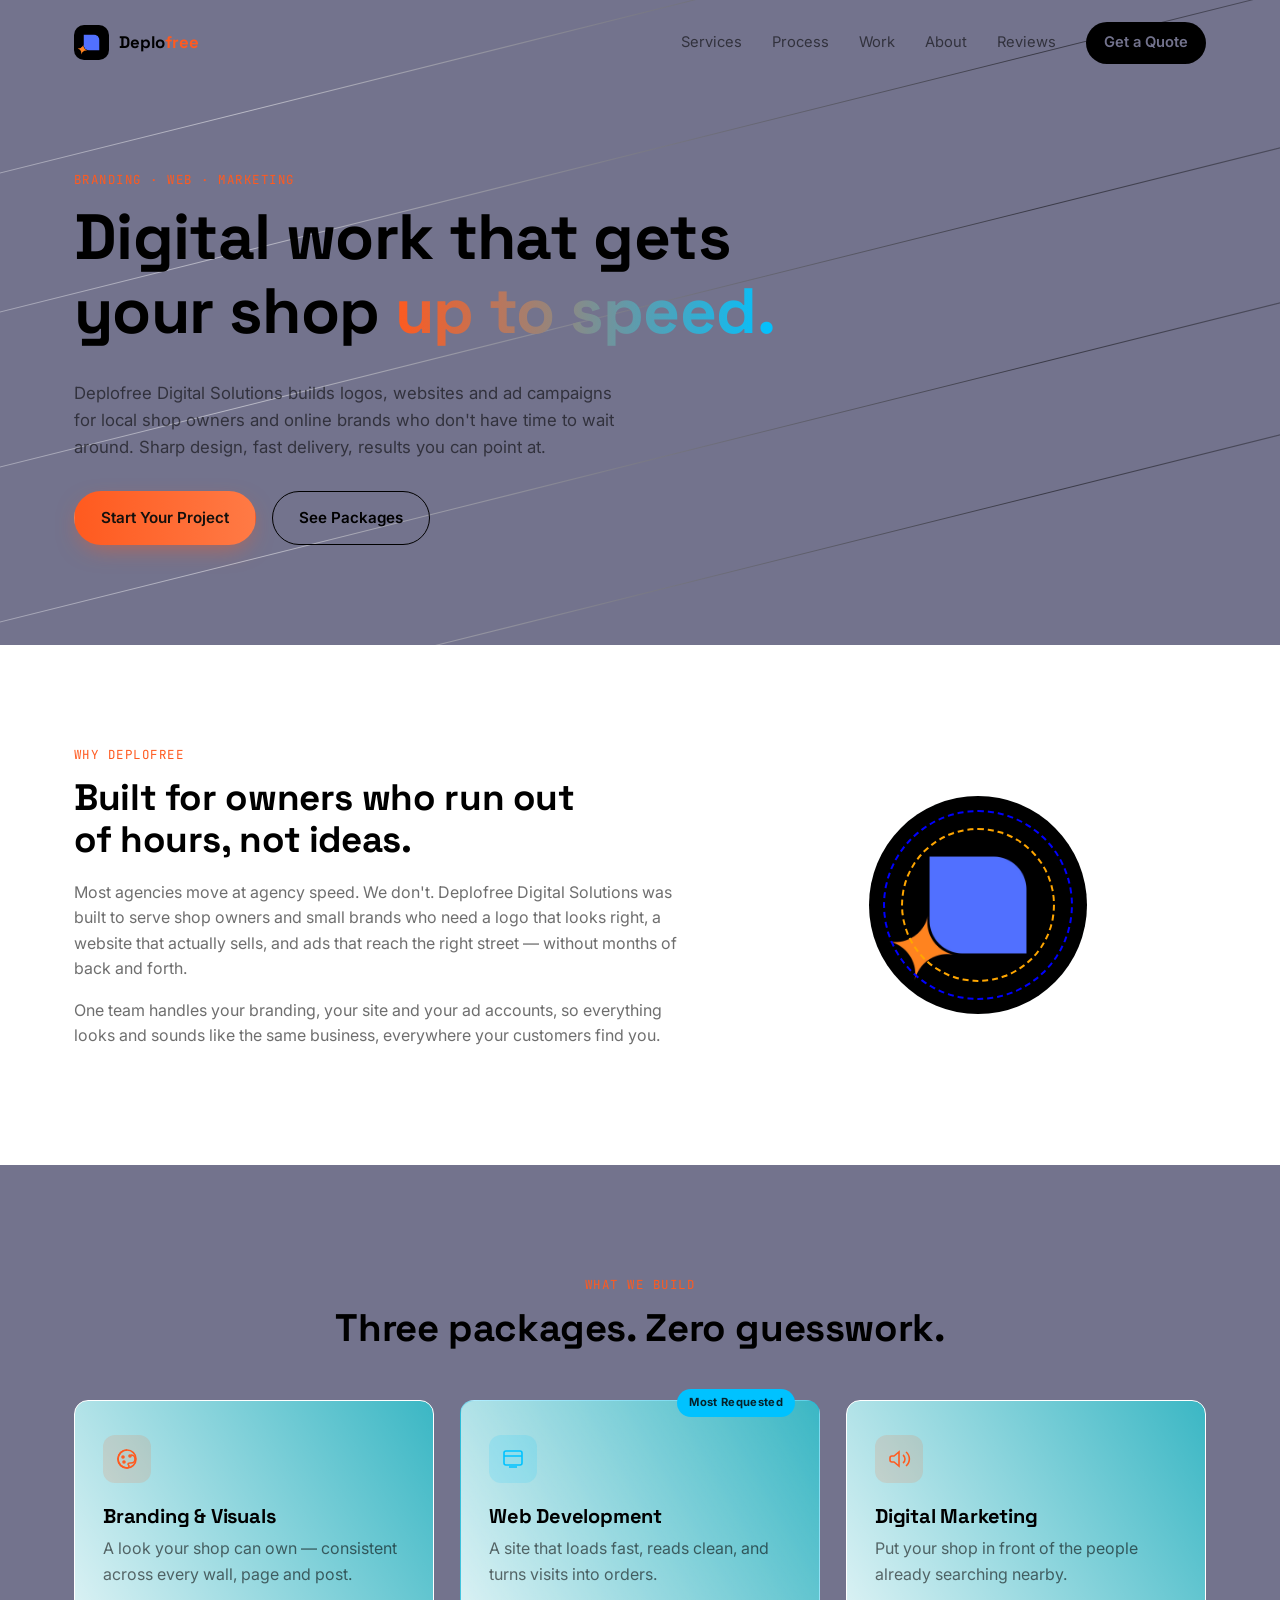
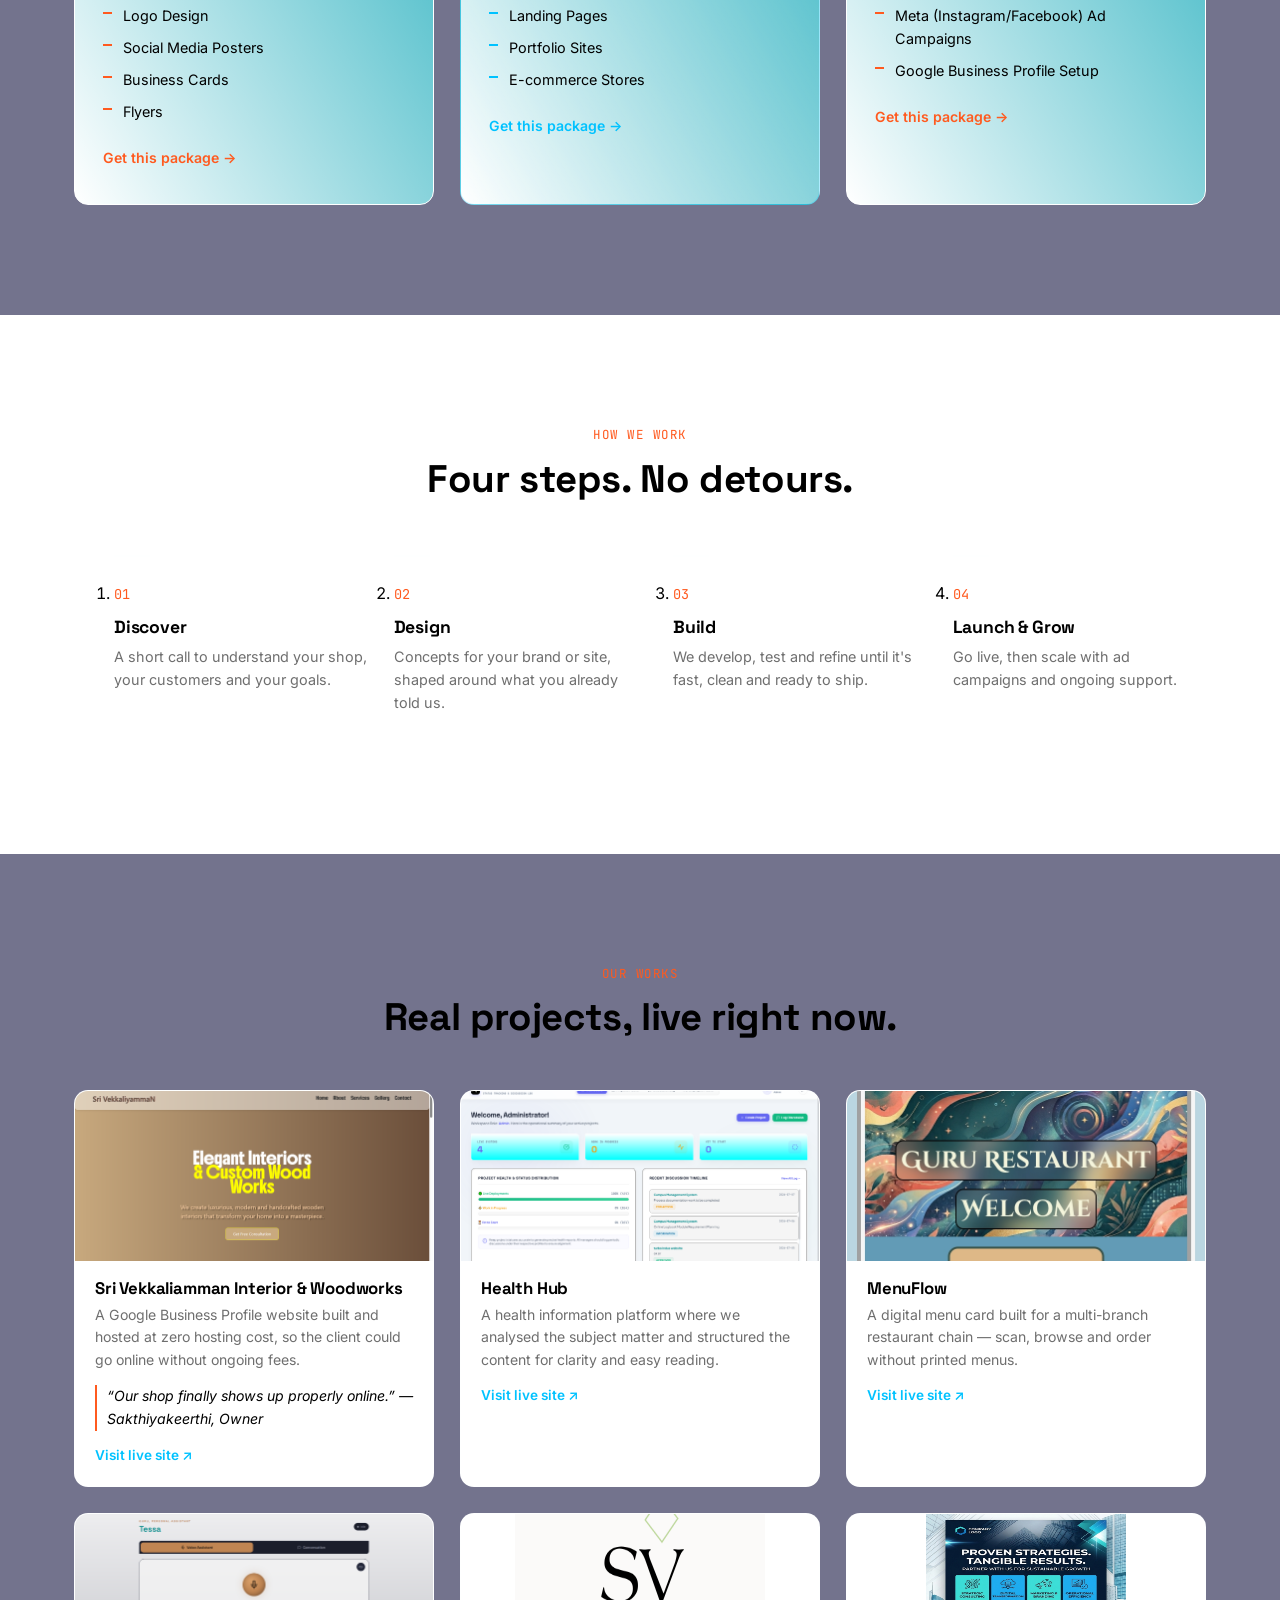
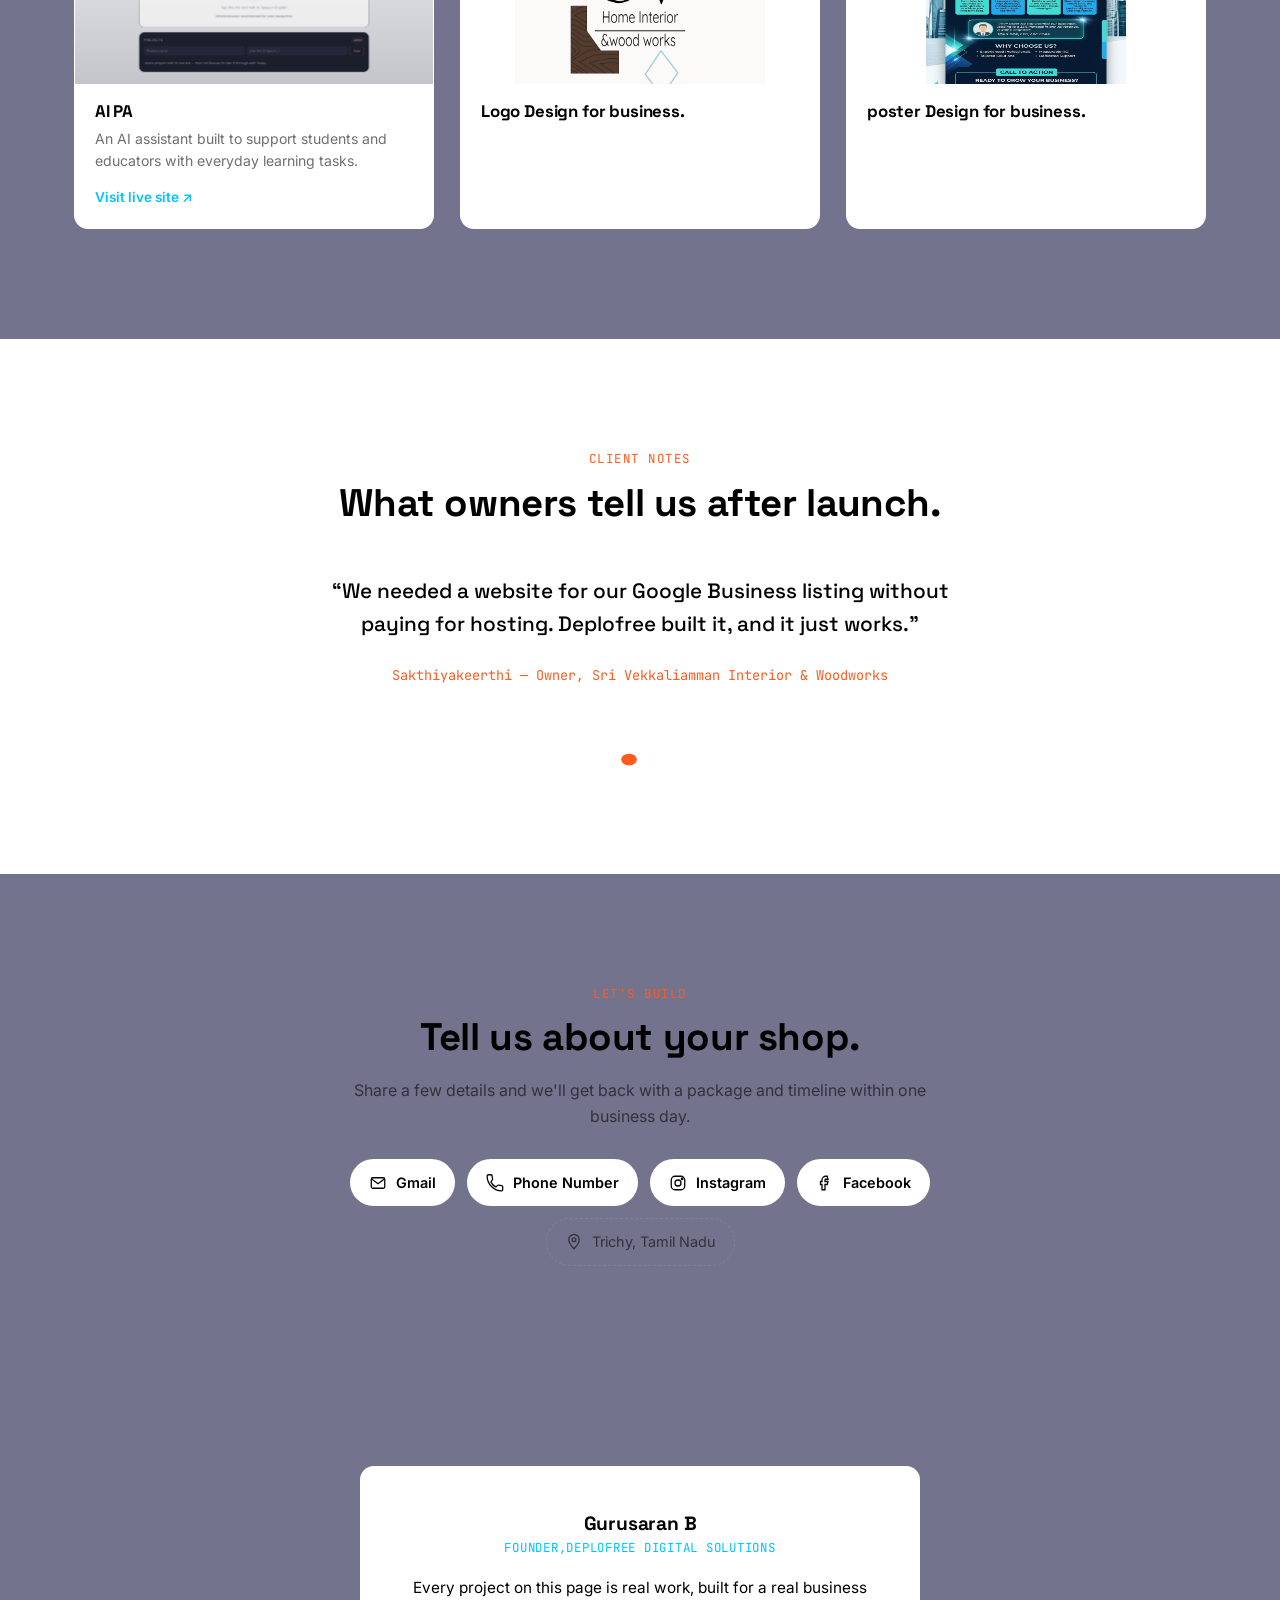
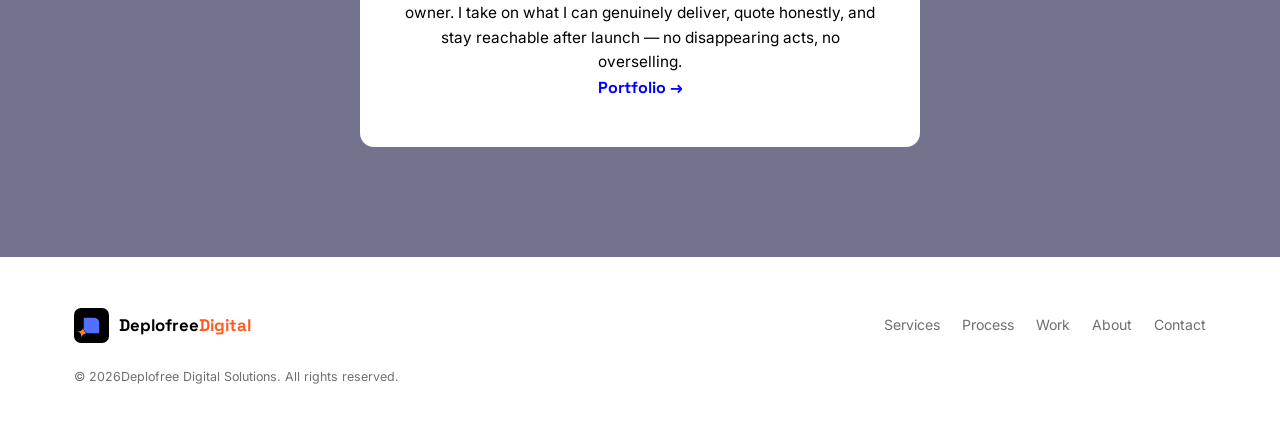
<file: index.html>
<!DOCTYPE html>
<html lang="en">
<head>
  <meta charset="UTF-8">
  <meta name="viewport" content="width=device-width, initial-scale=1.0">
  <title>Deplofree Digital Solutions | Branding, Web Development &amp; Digital Marketing</title>
  <meta name="description" content="Deplofree Digital Solutions helps local shops and online brands launch fast with logo &amp; branding design, landing pages &amp; e-commerce websites, and Meta &amp; Google Business marketing campaigns.">
  <meta name="keywords" content="Deplofree Digital Solutions, branding agency, logo design, web development, e-commerce website, Meta ads, Google Business Profile, digital marketing for shops">
  <meta name="author" content="Deplofree Digital Solutions">
  <meta name="robots" content="index, follow">
  <link rel="canonical" href="https://deplofree-three.vercel.app/">

  <!-- Google Search Console Verification -->
  <!-- ⚠️ Paste your verification code here, e.g.: -->
  <!-- <meta name="google-site-verification" content="YOUR_CODE_HERE" /> -->

  <!-- Open Graph -->
  <meta property="og:type" content="website">
  <meta property="og:site_name" content="Deplofree Digital Solutions">
  <meta property="og:title" content="Deplofree Digital Solutions | Branding, Web Development &amp; Digital Marketing">
  <meta property="og:description" content="Logo &amp; branding, websites, and Meta/Google ad campaigns built for local shops and online brands that want to move fast.">
  <meta property="og:url" content="https://deplofree-three.vercel.app/">
  <meta property="og:image" content="https://deplofree-three.vercel.app/deplofree%20logo.jpg">
  <meta property="og:locale" content="en_IN">

  <!-- Twitter -->
  <meta name="twitter:card" content="summary_large_image">
  <meta name="twitter:title" content="Deplofree Digital Solutions | Branding, Web Development &amp; Digital Marketing">
  <meta name="twitter:description" content="Logo &amp; branding, websites, and Meta/Google ad campaigns built for local shops and online brands that want to move fast.">
  <meta name="twitter:image" content="https://deplofree-three.vercel.app/deplofree%20logo.jpg">

  <meta name="theme-color" content="#0B0E14">
  <link rel="icon" type="image/svg+xml" href="favicon.svg">
  <link rel="manifest" href="site.webmanifest">

  <link rel="preconnect" href="https://fonts.googleapis.com">
  <link rel="preconnect" href="https://fonts.gstatic.com" crossorigin>
  <link href="https://fonts.googleapis.com/css2?family=Space+Grotesk:wght@500;600;700&family=Inter:wght@400;500;600&family=JetBrains+Mono:wght@500&display=swap" rel="stylesheet">

  <link rel="stylesheet" href="port.css">

  <script type="application/ld+json">
  {
    "@context": "https://schema.org",
    "@type": "ProfessionalService",
    "name": "Deplofree Digital Solutions",
    "description": "Branding, web development and digital marketing agency for local shops and online businesses.",
    "url": "https://deplofree-three.vercel.app/",
    "telephone": "+91-85086-69279",
    "priceRange": "₹₹",
    "areaServed": "IN",
    "address": {
      "@type": "PostalAddress",
      "addressLocality": "Trichy",
      "addressRegion": "Tamil Nadu",
      "addressCountry": "IN"
    },
    "sameAs": [
      "https://www.instagram.com/deplofree",
      "https://www.facebook.com/deplofree"
    ],
    "makesOffer": [
      { "@type": "Offer", "itemOffered": { "@type": "Service", "name": "Branding & Visuals" } },
      { "@type": "Offer", "itemOffered": { "@type": "Service", "name": "Web Development" } },
      { "@type": "Offer", "itemOffered": { "@type": "Service", "name": "Digital Marketing" } }
    ]
  }
  </script>
</head>
<body>
  <a class="skip-link" href="#main">Skip to content</a>

  <!-- Boost meter: doubles as scroll-progress gauge + back-to-top -->
  <button class="boost-meter" id="boostMeter" aria-label="Scroll to top">
    <svg viewBox="0 0 120 120" aria-hidden="true">
      <circle class="boost-meter__track" cx="60" cy="60" r="52"></circle>
      <circle class="boost-meter__fill" id="boostFill" cx="60" cy="60" r="52"></circle>
    </svg>
    <span class="boost-meter__label">
      <span id="boostPercent">0</span><span class="boost-meter__unit">%</span>
    </span>
  </button>

  <header class="site-header" id="siteHeader">
    <div class="container header-inner">
      <a href="#home" class="logo">
        <span class="logo__mark" aria-hidden="true">
          <img src="deplofree logo.jpg" alt="logo" style="border-radius: 10px;">
        </span>
        <span class="logo__text">Deplo<span class="logo__accent">free</span></span>
      </a>

      <nav class="nav" id="siteNav">
        <a href="#services">Services</a>
        <a href="#process">Process</a>
        <a href="#work">Work</a>
        <a href="#about">About</a>
        <a href="#testimonials">Reviews</a>
        <a href="#contact" class="nav-cta">Get a Quote</a>
      </nav>

      <button class="nav-toggle" id="navToggle" aria-label="Open menu" aria-expanded="false">
        <span></span><span></span><span></span>
      </button>
    </div>
  </header>

  <main id="main">

    <!-- HERO -->
    <section class="hero" id="home">
      <div class="hero__lines" aria-hidden="true">
        <span></span><span></span><span></span><span></span><span></span>
      </div>
      <div class="container hero__inner">
        <p class="eyebrow reveal">Branding &middot; Web &middot; Marketing</p>
        <h1 class="hero__title reveal">
          Digital work that gets your shop <span class="text-gradient">up to speed.</span>
        </h1>
        <p class="hero__subtitle reveal">
          Deplofree Digital Solutions builds logos, websites and ad campaigns for local
          shop owners and online brands who don't have time to wait around. Sharp
          design, fast delivery, results you can point at.
        </p>
        <div class="hero__actions reveal">
          <a href="#contact" class="btn btn--primary">Start Your Project</a>
          <a href="#services" class="btn btn--ghost">See Packages</a>
        </div>
      </div>
    </section>

    <!-- ABOUT -->
    <section class="about" id="about">
      <div class="container about__inner">
        <div class="about__copy reveal">
          <p class="eyebrow">Why Deplofree</p>
          <h2>Built for owners who run out of hours, not ideas.</h2>
          <p>
            Most agencies move at agency speed. We don't. Deplofree Digital Solutions
            was built to serve shop owners and small brands who need a logo that
            looks right, a website that actually sells, and ads that reach the
            right street &mdash; without months of back and forth.
          </p>
          <p>
            One team handles your branding, your site and your ad accounts, so
            everything looks and sounds like the same business, everywhere your
            customers find you.
          </p>
        </div>
        <div class="about__panel reveal" aria-hidden="true">
          <div class="gauge-card">
            <span class="gauge-card__ring"></span>
            <span class="gauge-card__ring gauge-card__ring--2"></span>
            <span class="gauge-card__center"><img src="deplofree logo.jpg" alt="logo" style="border-radius:100%;"></span>
          </div>
        </div>
      </div>
    </section>

    <!-- SERVICES -->
    <section class="services" id="services">
      <div class="container">
        <p class="eyebrow reveal center">What We Build</p>
        <h2 class="section-title reveal center">Three packages. Zero guesswork.</h2>

        <div class="service-grid">
          <article class="service-card reveal">
            <span class="service-card__icon" aria-hidden="true">
              <svg viewBox="0 0 24 24"><circle cx="12" cy="12" r="9"/><path d="M12 3a9 9 0 0 0 0 18c1.5 0 2-1 2-2s-1-1-1-2 1-1 2-1h1a4 4 0 0 0 0-8"/><circle cx="8" cy="10" r="1"/><circle cx="9" cy="15" r="1"/><circle cx="15" cy="9" r="1"/></svg>
            </span>
            <h3>Branding &amp; Visuals</h3>
            <p>A look your shop can own &mdash; consistent across every wall, page and post.</p>
            <ul>
              <li>Logo Design</li>
              <li>Social Media Posters</li>
              <li>Business Cards</li>
              <li>Flyers </li>
            </ul>
            <a href="#contact" class="service-card__link">Get this package &rarr;</a>
          </article>

          <article class="service-card service-card--featured reveal">
            <span class="service-card__badge">Most Requested</span>
            <span class="service-card__icon" aria-hidden="true">
              <svg viewBox="0 0 24 24"><rect x="3" y="4" width="18" height="14" rx="2"/><path d="M3 9h18M8 20h8"/></svg>
            </span>
            <h3>Web Development</h3>
            <p>A site that loads fast, reads clean, and turns visits into orders.</p>
            <ul>
              <li>Landing Pages </li>
              <li>Portfolio Sites</li>
              <li>E-commerce Stores</li>
            </ul>
            <a href="#contact" class="service-card__link">Get this package &rarr;</a>
          </article>

          <article class="service-card reveal">
            <span class="service-card__icon" aria-hidden="true">
              <svg viewBox="0 0 24 24"><path d="M3 11v2a2 2 0 0 0 2 2h2l5 4V5L7 9H5a2 2 0 0 0-2 2z"/><path d="M16 8a5 5 0 0 1 0 8"/><path d="M19 5a9 9 0 0 1 0 14"/></svg>
            </span>
            <h3>Digital Marketing</h3>
            <p>Put your shop in front of the people already searching nearby.</p>
            <ul>
              <li>Meta (Instagram/Facebook) Ad Campaigns</li>
              <li>Google Business Profile Setup</li>
            </ul>
            <a href="#contact" class="service-card__link">Get this package &rarr;</a>
          </article>
        </div>
      </div>
    </section>

    <!-- PROCESS -->
    <section class="process" id="process">
      <div class="container">
        <p class="eyebrow reveal center">How We Work</p>
        <h2 class="section-title reveal center">Four steps. No detours.</h2>

        <ol class="process-list">
          <li class="process-step reveal">
            <span class="process-step__num">01</span>
            <h3>Discover</h3>
            <p>A short call to understand your shop, your customers and your goals.</p>
          </li>
          <li class="process-step reveal">
            <span class="process-step__num">02</span>
            <h3>Design</h3>
            <p>Concepts for your brand or site, shaped around what you already told us.</p>
          </li>
          <li class="process-step reveal">
            <span class="process-step__num">03</span>
            <h3>Build</h3>
            <p>We develop, test and refine until it's fast, clean and ready to ship.</p>
          </li>
          <li class="process-step reveal">
            <span class="process-step__num">04</span>
            <h3>Launch &amp; Grow</h3>
            <p>Go live, then scale with ad campaigns and ongoing support.</p>
          </li>
        </ol>
      </div>
    </section>

    <!-- WORK -->
    <section class="work" id="work">
      <div class="container">
        <p class="eyebrow reveal center">Our Works</p>
        <h2 class="section-title reveal center">Real projects, live right now.</h2>

        <div class="work-grid">
          <a class="work-card reveal" href="https://sri-vekkaliamman-interiorandwoodworks.mr-gurusaran123.workers.dev/" target="_blank" rel="noopener">
            <div class="work-card__preview work-card__preview--a" style="background-image: url(sv.png);background-position: center;background-size:cover;">
            </div>
            <h3>Sri Vekkaliamman Interior &amp; Woodworks</h3>
            <p>A Google Business Profile website built and hosted at zero hosting cost, so the client could go online without ongoing fees.</p>
            <p class="work-card__quote">&ldquo;Our shop finally shows up properly online.&rdquo; &mdash; Sakthiyakeerthi, Owner</p>
            <span class="work-card__link">Visit live site &nearr;</span>
          </a>

          <a class="work-card reveal" href="https://pfrontend-tau.vercel.app/" target="_blank" rel="noopener">
            <div class="work-card__preview work-card__preview--b" style="background-image: url(pro.png);background-position: center;background-size:cover;">
           
            </div>
            <h3>Health Hub</h3>
            <p>A health information platform where we analysed the subject matter and structured the content for clarity and easy reading.</p>
            <span class="work-card__link">Visit live site &nearr;</span>
          </a>

          <a class="work-card reveal" href="https://gurusaran-b123.github.io/MenuFlow/" target="_blank" rel="noopener">
            <div class="work-card__preview work-card__preview--c" style="background-image: url(manu.png);background-position: center;background-size:cover;">
           
            </div>
            <h3>MenuFlow</h3>
            <p>A digital menu card built for a multi-branch restaurant chain &mdash; scan, browse and order without printed menus.</p>
            <span class="work-card__link">Visit live site &nearr;</span>
          </a>

          <a class="work-card reveal" href="https://ai-pa-six.vercel.app/" target="_blank" rel="noopener">
            <div class="work-card__preview work-card__preview--d" style="background-image: url(Ai.png);background-position: center;background-size:cover;">
           
            </div>
            <h3>AI PA</h3>
            <p>An AI assistant built to support students and educators with everyday learning tasks.</p>
            <span class="work-card__link">Visit live site &nearr;</span>
          </a>

          
          <a class="work-card reveal">
            <div class="work-card__preview work-card__preview--d" style="background-image: url(about.png);background-position: center;background-size:250px 350px; background-repeat: no-repeat;">
           
            </div>
            <h3>Logo Design for business.</h3>
           
          </a>

           <a class="work-card reveal">
            <div class="work-card__preview work-card__preview--d" style="background-image: url(poster.png);background-position:center;background-size:200px 250px; background-repeat: no-repeat;">
           
            </div>
            <h3>poster Design for business.</h3>
           
          </a>
          
         

        </div>
      </div>
    </section>

    <!-- TESTIMONIALS -->
    <section class="testimonials" id="testimonials">
      <div class="container">
        <p class="eyebrow reveal center">Client Notes</p>
        <h2 class="section-title reveal center">What owners tell us after launch.</h2>

        <div class="testimonial-slider reveal" id="testimonialSlider">
          <div class="testimonial is-active">
            <p>&ldquo;We needed a website for our Google Business listing without paying for hosting. Deplofree built it, and it just works.&rdquo;</p>
            <span class="testimonial__author">Sakthiyakeerthi &mdash; Owner, Sri Vekkaliamman Interior &amp; Woodworks</span>
          </div>
          <div class="testimonial">
            <p>&ldquo;The digital posters made my shop look properly branded for the first time. Customers noticed right away.&rdquo;</p>
            <span class="testimonial__author">Karthik &mdash; Local Shop Owner</span>
          </div>
        </div>
        <div class="testimonial-dots" id="testimonialDots"></div>
      </div>
    </section>

    <!-- CONTACT -->
    <section class="contact" id="contact">
      <div class="container contact__inner">
        <div class="contact__copy reveal">
          <p class="eyebrow">Let's Build</p>
          <h2 class="section-title">Tell us about your shop.</h2>
          <p>Share a few details and we'll get back with a package and timeline within one business day.</p>

          <ul class="contact-links">
            <li>
              <a href="mailto:gurusaranb123@gmail.com" class="contact-link">
                <span class="contact-link__icon" aria-hidden="true">
                  <svg viewBox="0 0 24 24"><rect x="3" y="5" width="18" height="14" rx="2"/><path d="m4 7 8 6 8-6"/></svg>
                </span>
                Gmail
              </a>
            </li>
            <li>
              <a href="tel:+918508669279" class="contact-link">
                <span class="contact-link__icon" aria-hidden="true">
                  <svg viewBox="0 0 24 24"><path d="M6.6 10.8a15.4 15.4 0 0 0 6.6 6.6l2.2-2.2a1.5 1.5 0 0 1 1.5-.4c1.2.4 2.5.6 3.9.6a1.5 1.5 0 0 1 1.5 1.5V21a1.5 1.5 0 0 1-1.5 1.5C10.6 22.5 1.5 13.4 1.5 2.5A1.5 1.5 0 0 1 3 1h3.7A1.5 1.5 0 0 1 8.2 2.5c0 1.4.2 2.7.6 3.9a1.5 1.5 0 0 1-.4 1.5z"/></svg>
                </span>
                Phone Number
              </a>
            </li>
            <li>
              <a href="https://www.instagram.com/turbodigitalsolutions" class="contact-link" target="_blank" rel="noopener">
                <span class="contact-link__icon" aria-hidden="true">
                  <svg viewBox="0 0 24 24"><rect x="3" y="3" width="18" height="18" rx="5"/><circle cx="12" cy="12" r="4"/><circle cx="17.5" cy="6.5" r="1"/></svg>
                </span>
                Instagram
              </a>
            </li>
            <li>
              <a href="https://www.facebook.com/turbodigitalsolutions" class="contact-link" target="_blank" rel="noopener">
                <span class="contact-link__icon" aria-hidden="true">
                  <svg viewBox="0 0 24 24"><path d="M15 3h-2a5 5 0 0 0-5 5v2H6v4h2v7h4v-7h3l1-4h-4V8a1 1 0 0 1 1-1h3z"/></svg>
                </span>
                Facebook
              </a>
            </li>
            <li class="contact-links__location">
              <span class="contact-link__icon" aria-hidden="true">
                <svg viewBox="0 0 24 24"><path d="M12 21s7-7.2 7-12a7 7 0 1 0-14 0c0 4.8 7 12 7 12z"/><circle cx="12" cy="9" r="2.5"/></svg>
              </span>
              Trichy, Tamil Nadu
            </li>
          </ul>
        </div>
      </div>
    </section>

    <!-- FOUNDER / TRUST -->
    <section class="founder" id="founder">
      <div class="container">
        <div class="founder-card reveal">
             <h3 class="founder-card__name">Gurusaran B</h3>
          <p class="founder-card__role">Founder,Deplofree Digital Solutions</p>
          
          <p class="founder-card__quote">
            Every project on this page is real work, built for a real business owner.
            I take on what I can genuinely deliver, quote honestly, and stay reachable
            after launch &mdash; no disappearing acts, no overselling.
          </p>
          <div class="founder-card__avatar" aria-hidden="true"><a href="https://gurusaran-b123.github.io/Guru-portfolio/" target="_blank">Portfolio &#8594;</a></div>
       
        </div>
      </div>
    </section>
  </main>

  <footer class="site-footer">
    <div class="container footer-inner">
      <a href="#home" class="logo logo--footer">
        <span class="logo__mark" aria-hidden="true">
         <img src="deplofree logo.jpg" alt="logo" style="border-radius: 20%;">
        </span>
        <span class="logo__text">Deplofree<span class="logo__accent">Digital</span></span>
      </a>
      <nav class="footer-nav">
        <a href="#services">Services</a>
        <a href="#process">Process</a>
        <a href="#work">Work</a>
        <a href="#about">About</a>
        <a href="#contact">Contact</a>
      </nav>
      
      <p class="footer-copy">&copy; <span id="year"></span>Deplofree Digital Solutions. All rights reserved.</p>
    </div>
  </footer>
<!-- 
  <script src="js/script.js"></script> -->
  
  <script src="port.js"></script>
</body>
</html>
</file>
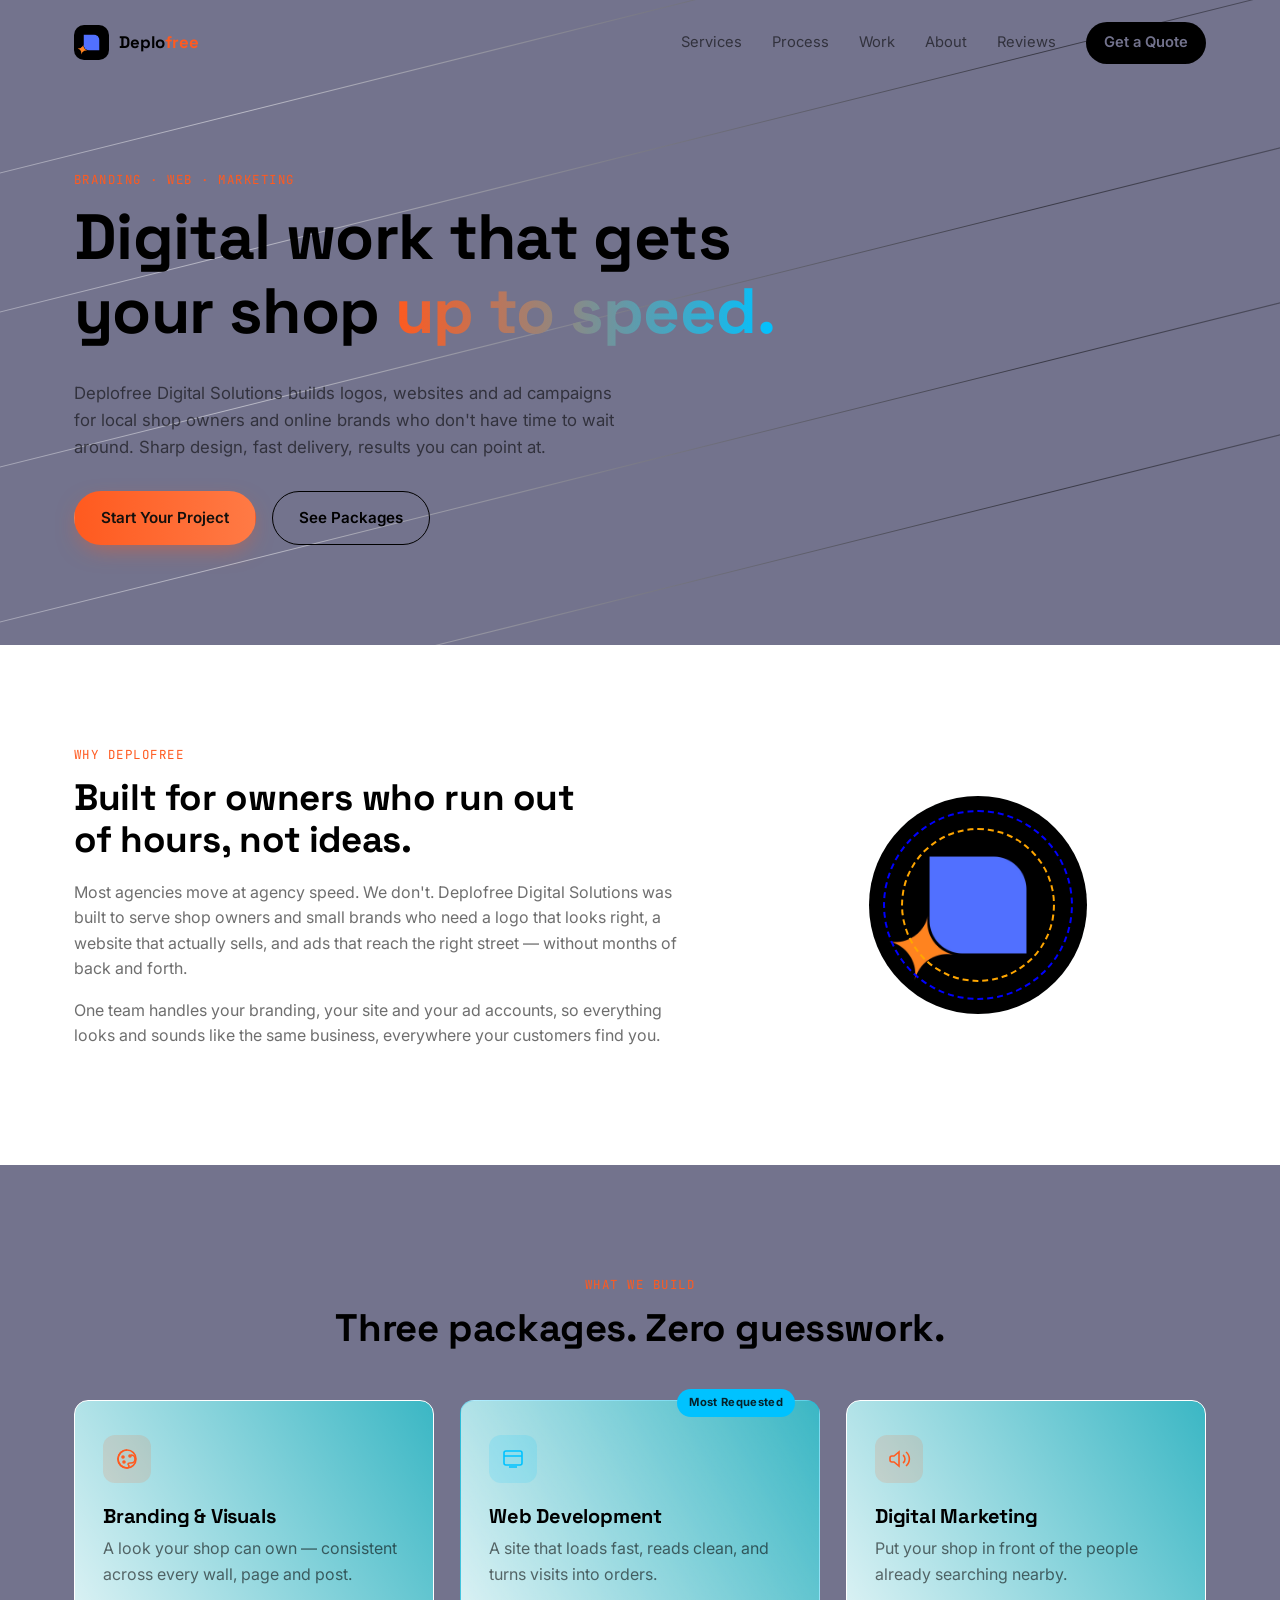
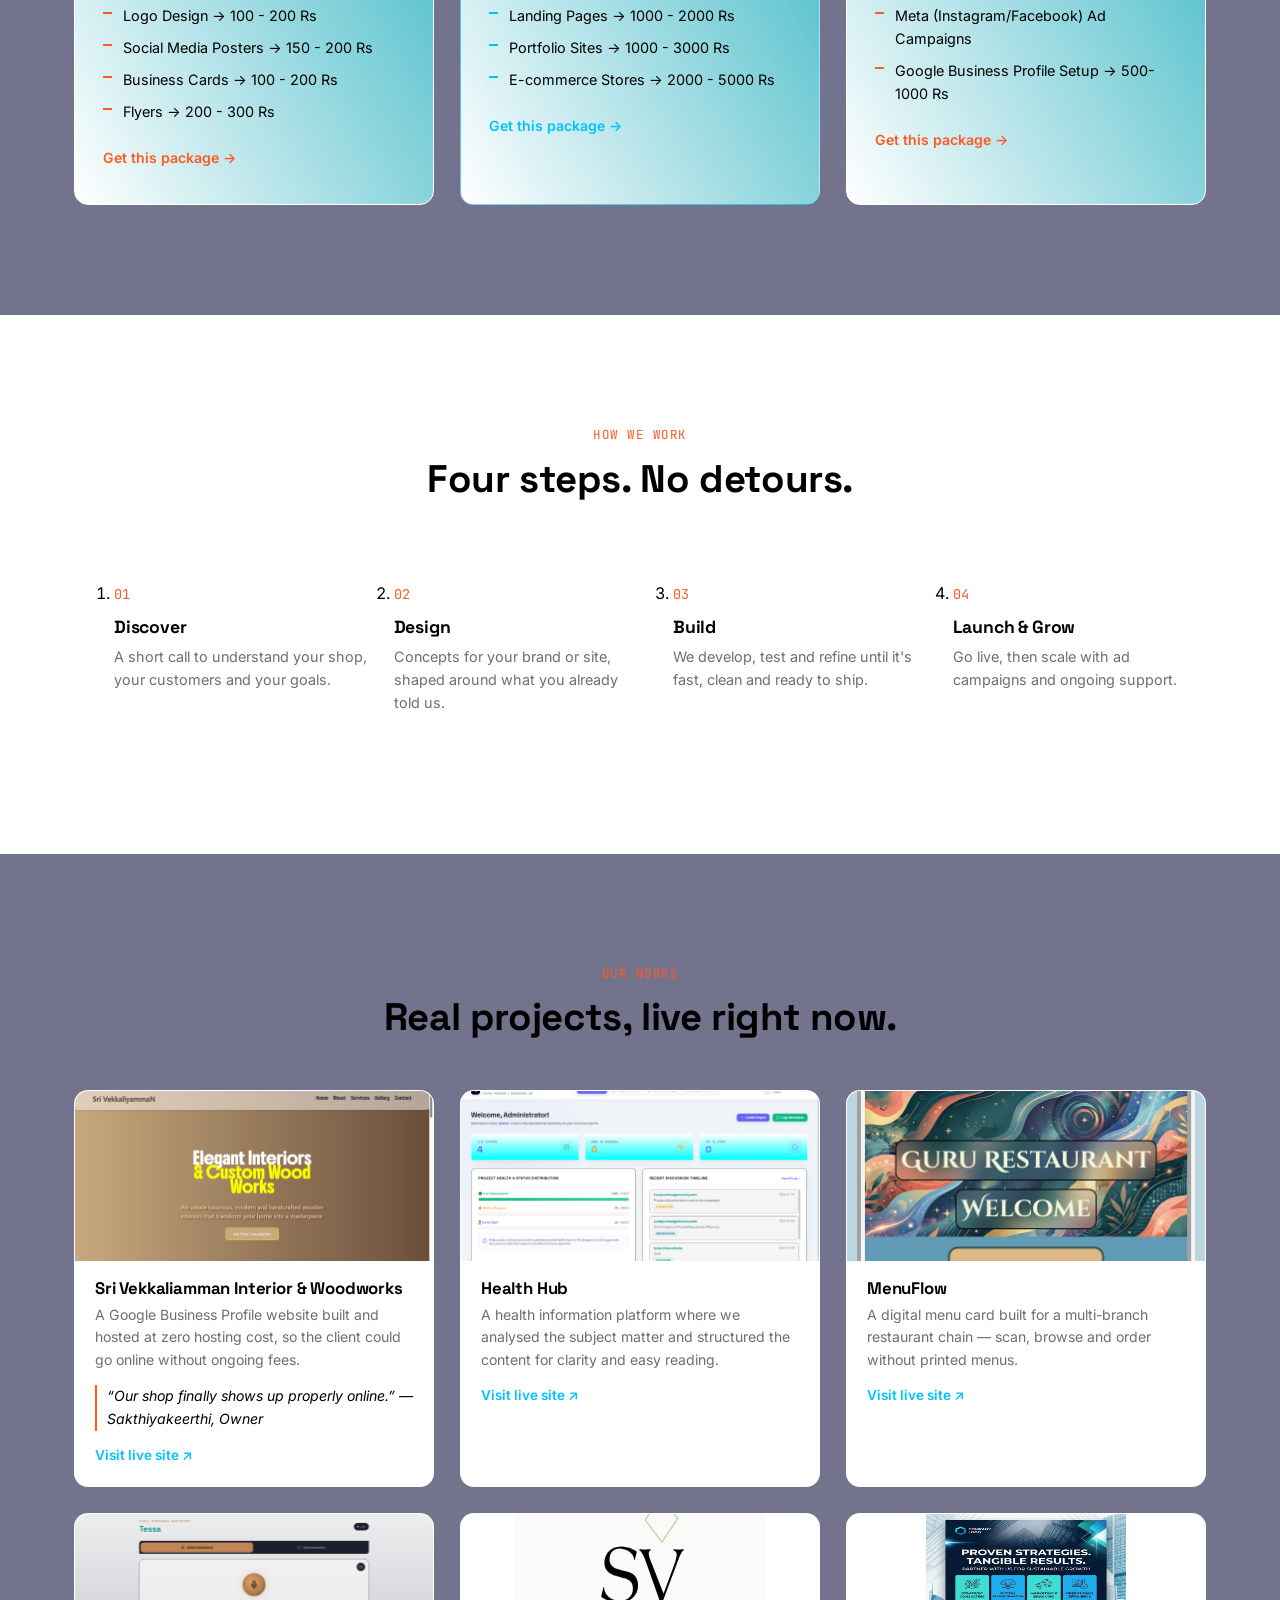
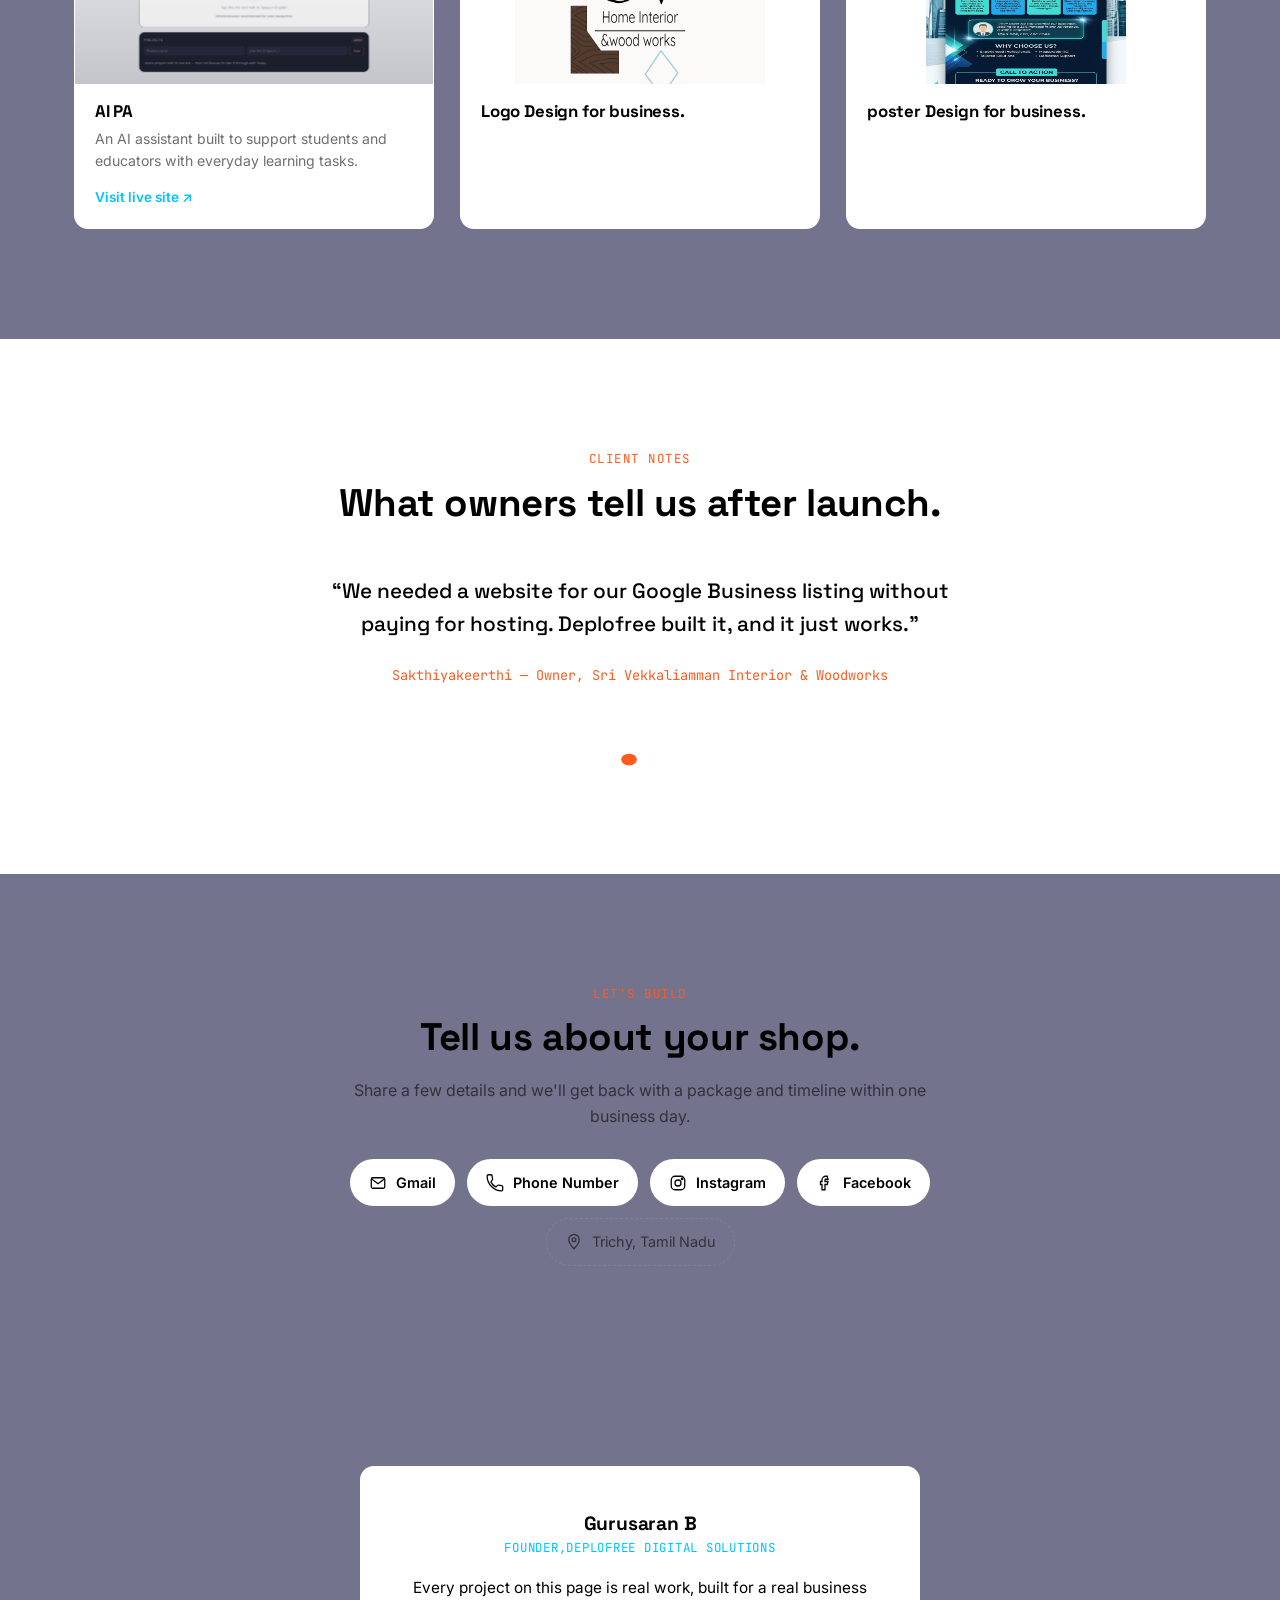
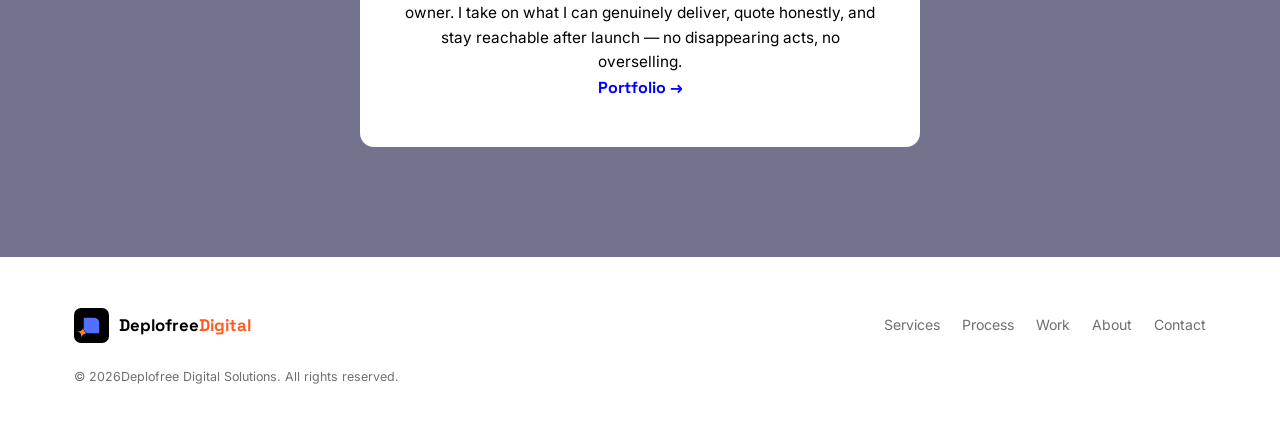
<file: port.html>
<!DOCTYPE html>
<html lang="en">
<head>
  <meta charset="UTF-8">
  <meta name="viewport" content="width=device-width, initial-scale=1.0">
  <title>Turbo Digital Solutions | Branding, Web Development &amp; Digital Marketing</title>
  <meta name="description" content="Turbo Digital Solutions helps local shops and online brands launch fast with logo &amp; branding design, landing pages &amp; e-commerce websites, and Meta &amp; Google Business marketing campaigns.">
  <meta name="keywords" content="Turbo Digital Solutions, branding agency, logo design, web development, e-commerce website, Meta ads, Google Business Profile, digital marketing for shops">
  <meta name="author" content="Turbo Digital Solutions">
  <meta name="robots" content="index, follow">
  <link rel="canonical" href="https://www.turbodigitalsolutions.com/">

  <!-- Open Graph -->
  <meta property="og:type" content="website">
  <meta property="og:site_name" content="Turbo Digital Solutions">
  <meta property="og:title" content="Turbo Digital Solutions | Branding, Web Development &amp; Digital Marketing">
  <meta property="og:description" content="Logo &amp; branding, websites, and Meta/Google ad campaigns built for local shops and online brands that want to move fast.">
  <meta property="og:url" content="https://www.turbodigitalsolutions.com/">
  <meta property="og:image" content="https://www.turbodigitalsolutions.com/assets/og-image.jpg">
  <meta property="og:locale" content="en_IN">

  <!-- Twitter -->
  <meta name="twitter:card" content="summary_large_image">
  <meta name="twitter:title" content="Turbo Digital Solutions | Branding, Web Development &amp; Digital Marketing">
  <meta name="twitter:description" content="Logo &amp; branding, websites, and Meta/Google ad campaigns built for local shops and online brands that want to move fast.">
  <meta name="twitter:image" content="https://www.turbodigitalsolutions.com/assets/og-image.jpg">

  <meta name="theme-color" content="#0B0E14">
  <link rel="icon" type="image/svg+xml" href="favicon.svg">
  <link rel="manifest" href="site.webmanifest">

  <link rel="preconnect" href="https://fonts.googleapis.com">
  <link rel="preconnect" href="https://fonts.gstatic.com" crossorigin>
  <link href="https://fonts.googleapis.com/css2?family=Space+Grotesk:wght@500;600;700&family=Inter:wght@400;500;600&family=JetBrains+Mono:wght@500&display=swap" rel="stylesheet">

  <!-- <link rel="stylesheet" href="css/style.css"> -->
    <link rel="stylesheet" href="port.css">

  <script type="application/ld+json">
  {
    "@context": "https://schema.org",
    "@type": "ProfessionalService",
    "name": "Turbo Digital Solutions",
    "description": "Branding, web development and digital marketing agency for local shops and online businesses.",
    "url": "https://www.turbodigitalsolutions.com/",
    "telephone": "+91-00000-00000",
    "priceRange": "₹₹",
    "areaServed": "IN",
    "address": {
      "@type": "PostalAddress",
      "addressLocality": "Chennai",
      "addressRegion": "Tamil Nadu",
      "addressCountry": "IN"
    },
    "sameAs": [
      "https://www.instagram.com/turbodigitalsolutions",
      "https://www.facebook.com/turbodigitalsolutions"
    ],
    "makesOffer": [
      { "@type": "Offer", "itemOffered": { "@type": "Service", "name": "Branding & Visuals" } },
      { "@type": "Offer", "itemOffered": { "@type": "Service", "name": "Web Development" } },
      { "@type": "Offer", "itemOffered": { "@type": "Service", "name": "Digital Marketing" } }
    ]
  }
  </script>
</head>
<body>
  <a class="skip-link" href="#main">Skip to content</a>

  <!-- Boost meter: doubles as scroll-progress gauge + back-to-top -->
  <button class="boost-meter" id="boostMeter" aria-label="Scroll to top">
    <svg viewBox="0 0 120 120" aria-hidden="true">
      <circle class="boost-meter__track" cx="60" cy="60" r="52"></circle>
      <circle class="boost-meter__fill" id="boostFill" cx="60" cy="60" r="52"></circle>
    </svg>
    <span class="boost-meter__label">
      <span id="boostPercent">0</span><span class="boost-meter__unit">%</span>
    </span>
  </button>

  <header class="site-header" id="siteHeader">
    <div class="container header-inner">
      <a href="#home" class="logo">
        <span class="logo__mark" aria-hidden="true">
          <img src="deplofree logo.jpg" alt="logo" style="border-radius: 10px;">
        </span>
        <span class="logo__text">Deplo<span class="logo__accent">free</span></span>
      </a>

      <nav class="nav" id="siteNav">
        <a href="#services">Services</a>
        <a href="#process">Process</a>
        <a href="#work">Work</a>
        <a href="#about">About</a>
        <a href="#testimonials">Reviews</a>
        <a href="#contact" class="nav-cta">Get a Quote</a>
      </nav>

      <button class="nav-toggle" id="navToggle" aria-label="Open menu" aria-expanded="false">
        <span></span><span></span><span></span>
      </button>
    </div>
  </header>

  <main id="main">

    <!-- HERO -->
    <section class="hero" id="home">
      <div class="hero__lines" aria-hidden="true">
        <span></span><span></span><span></span><span></span><span></span>
      </div>
      <div class="container hero__inner">
        <p class="eyebrow reveal">Branding &middot; Web &middot; Marketing</p>
        <h1 class="hero__title reveal">
          Digital work that gets your shop <span class="text-gradient">up to speed.</span>
        </h1>
        <p class="hero__subtitle reveal">
          Deplofree Digital Solutions builds logos, websites and ad campaigns for local
          shop owners and online brands who don't have time to wait around. Sharp
          design, fast delivery, results you can point at.
        </p>
        <div class="hero__actions reveal">
          <a href="#contact" class="btn btn--primary">Start Your Project</a>
          <a href="#services" class="btn btn--ghost">See Packages</a>
        </div>
      </div>
    </section>

    <!-- ABOUT -->
    <section class="about" id="about">
      <div class="container about__inner">
        <div class="about__copy reveal">
          <p class="eyebrow">Why Deplofree</p>
          <h2>Built for owners who run out of hours, not ideas.</h2>
          <p>
            Most agencies move at agency speed. We don't. Deplofree Digital Solutions
            was built to serve shop owners and small brands who need a logo that
            looks right, a website that actually sells, and ads that reach the
            right street &mdash; without months of back and forth.
          </p>
          <p>
            One team handles your branding, your site and your ad accounts, so
            everything looks and sounds like the same business, everywhere your
            customers find you.
          </p>
        </div>
        <div class="about__panel reveal" aria-hidden="true">
          <div class="gauge-card">
            <span class="gauge-card__ring"></span>
            <span class="gauge-card__ring gauge-card__ring--2"></span>
            <span class="gauge-card__center"><img src="deplofree logo.jpg" alt="logo" style="border-radius:100%;"></span>
          </div>
        </div>
      </div>
    </section>

    <!-- SERVICES -->
    <section class="services" id="services">
      <div class="container">
        <p class="eyebrow reveal center">What We Build</p>
        <h2 class="section-title reveal center">Three packages. Zero guesswork.</h2>

        <div class="service-grid">
          <article class="service-card reveal">
            <span class="service-card__icon" aria-hidden="true">
              <svg viewBox="0 0 24 24"><circle cx="12" cy="12" r="9"/><path d="M12 3a9 9 0 0 0 0 18c1.5 0 2-1 2-2s-1-1-1-2 1-1 2-1h1a4 4 0 0 0 0-8"/><circle cx="8" cy="10" r="1"/><circle cx="9" cy="15" r="1"/><circle cx="15" cy="9" r="1"/></svg>
            </span>
            <h3>Branding &amp; Visuals</h3>
            <p>A look your shop can own &mdash; consistent across every wall, page and post.</p>
            <ul>
              <li>Logo Design  &#8594; 100 - 200 Rs</li>
              <li>Social Media Posters &#8594; 150 - 200 Rs</li>
              <li>Business Cards &#8594; 100 - 200 Rs</li>
              <li>Flyers &#8594; 200 - 300 Rs</li>
            </ul>
            <a href="#contact" class="service-card__link">Get this package &rarr;</a>
          </article>

          <article class="service-card service-card--featured reveal">
            <span class="service-card__badge">Most Requested</span>
            <span class="service-card__icon" aria-hidden="true">
              <svg viewBox="0 0 24 24"><rect x="3" y="4" width="18" height="14" rx="2"/><path d="M3 9h18M8 20h8"/></svg>
            </span>
            <h3>Web Development</h3>
            <p>A site that loads fast, reads clean, and turns visits into orders.</p>
            <ul>
              <li>Landing Pages &#8594; 1000 - 2000 Rs</li>
              <li>Portfolio Sites &#8594; 1000 - 3000 Rs</li>
              <li>E-commerce Stores &#8594; 2000 - 5000 Rs</li>
            </ul>
            <a href="#contact" class="service-card__link">Get this package &rarr;</a>
          </article>

          <article class="service-card reveal">
            <span class="service-card__icon" aria-hidden="true">
              <svg viewBox="0 0 24 24"><path d="M3 11v2a2 2 0 0 0 2 2h2l5 4V5L7 9H5a2 2 0 0 0-2 2z"/><path d="M16 8a5 5 0 0 1 0 8"/><path d="M19 5a9 9 0 0 1 0 14"/></svg>
            </span>
            <h3>Digital Marketing</h3>
            <p>Put your shop in front of the people already searching nearby.</p>
            <ul>
              <li>Meta (Instagram/Facebook) Ad Campaigns</li>
              <li>Google Business Profile Setup &#8594; 500- 1000 Rs</li>
            </ul>
            <a href="#contact" class="service-card__link">Get this package &rarr;</a>
          </article>
        </div>
      </div>
    </section>

    <!-- PROCESS -->
    <section class="process" id="process">
      <div class="container">
        <p class="eyebrow reveal center">How We Work</p>
        <h2 class="section-title reveal center">Four steps. No detours.</h2>

        <ol class="process-list">
          <li class="process-step reveal">
            <span class="process-step__num">01</span>
            <h3>Discover</h3>
            <p>A short call to understand your shop, your customers and your goals.</p>
          </li>
          <li class="process-step reveal">
            <span class="process-step__num">02</span>
            <h3>Design</h3>
            <p>Concepts for your brand or site, shaped around what you already told us.</p>
          </li>
          <li class="process-step reveal">
            <span class="process-step__num">03</span>
            <h3>Build</h3>
            <p>We develop, test and refine until it's fast, clean and ready to ship.</p>
          </li>
          <li class="process-step reveal">
            <span class="process-step__num">04</span>
            <h3>Launch &amp; Grow</h3>
            <p>Go live, then scale with ad campaigns and ongoing support.</p>
          </li>
        </ol>
      </div>
    </section>

    <!-- WORK -->
    <section class="work" id="work">
      <div class="container">
        <p class="eyebrow reveal center">Our Works</p>
        <h2 class="section-title reveal center">Real projects, live right now.</h2>

        <div class="work-grid">
          <a class="work-card reveal" href="https://sri-vekkaliamman-interiorandwoodworks.mr-gurusaran123.workers.dev/" target="_blank" rel="noopener">
            <div class="work-card__preview work-card__preview--a" style="background-image: url(sv.png);background-position: center;background-size:cover;">
            </div>
            <h3>Sri Vekkaliamman Interior &amp; Woodworks</h3>
            <p>A Google Business Profile website built and hosted at zero hosting cost, so the client could go online without ongoing fees.</p>
            <p class="work-card__quote">&ldquo;Our shop finally shows up properly online.&rdquo; &mdash; Sakthiyakeerthi, Owner</p>
            <span class="work-card__link">Visit live site &nearr;</span>
          </a>

          <a class="work-card reveal" href="https://pfrontend-tau.vercel.app/" target="_blank" rel="noopener">
            <div class="work-card__preview work-card__preview--b" style="background-image: url(pro.png);background-position: center;background-size:cover;">
           
            </div>
            <h3>Health Hub</h3>
            <p>A health information platform where we analysed the subject matter and structured the content for clarity and easy reading.</p>
            <span class="work-card__link">Visit live site &nearr;</span>
          </a>

          <a class="work-card reveal" href="https://gurusaran-b123.github.io/MenuFlow/" target="_blank" rel="noopener">
            <div class="work-card__preview work-card__preview--c" style="background-image: url(manu.png);background-position: center;background-size:cover;">
           
            </div>
            <h3>MenuFlow</h3>
            <p>A digital menu card built for a multi-branch restaurant chain &mdash; scan, browse and order without printed menus.</p>
            <span class="work-card__link">Visit live site &nearr;</span>
          </a>

          <a class="work-card reveal" href="https://ai-pa-six.vercel.app/" target="_blank" rel="noopener">
            <div class="work-card__preview work-card__preview--d" style="background-image: url(Ai.png);background-position: center;background-size:cover;">
           
            </div>
            <h3>AI PA</h3>
            <p>An AI assistant built to support students and educators with everyday learning tasks.</p>
            <span class="work-card__link">Visit live site &nearr;</span>
          </a>

          
          <a class="work-card reveal">
            <div class="work-card__preview work-card__preview--d" style="background-image: url(about.png);background-position: center;background-size:250px 350px; background-repeat: no-repeat;">
           
            </div>
            <h3>Logo Design for business.</h3>
           
          </a>

           <a class="work-card reveal">
            <div class="work-card__preview work-card__preview--d" style="background-image: url(poster.png);background-position:center;background-size:200px 250px; background-repeat: no-repeat;">
           
            </div>
            <h3>poster Design for business.</h3>
           
          </a>
          
         

        </div>
      </div>
    </section>

    <!-- TESTIMONIALS -->
    <section class="testimonials" id="testimonials">
      <div class="container">
        <p class="eyebrow reveal center">Client Notes</p>
        <h2 class="section-title reveal center">What owners tell us after launch.</h2>

        <div class="testimonial-slider reveal" id="testimonialSlider">
          <div class="testimonial is-active">
            <p>&ldquo;We needed a website for our Google Business listing without paying for hosting. Deplofree built it, and it just works.&rdquo;</p>
            <span class="testimonial__author">Sakthiyakeerthi &mdash; Owner, Sri Vekkaliamman Interior &amp; Woodworks</span>
          </div>
          <div class="testimonial">
            <p>&ldquo;The digital posters made my shop look properly branded for the first time. Customers noticed right away.&rdquo;</p>
            <span class="testimonial__author">Karthik &mdash; Local Shop Owner</span>
          </div>
        </div>
        <div class="testimonial-dots" id="testimonialDots"></div>
      </div>
    </section>

    <!-- CONTACT -->
    <section class="contact" id="contact">
      <div class="container contact__inner">
        <div class="contact__copy reveal">
          <p class="eyebrow">Let's Build</p>
          <h2 class="section-title">Tell us about your shop.</h2>
          <p>Share a few details and we'll get back with a package and timeline within one business day.</p>

          <ul class="contact-links">
            <li>
              <a href="mailto:gurusaranb123@gmail.com" class="contact-link">
                <span class="contact-link__icon" aria-hidden="true">
                  <svg viewBox="0 0 24 24"><rect x="3" y="5" width="18" height="14" rx="2"/><path d="m4 7 8 6 8-6"/></svg>
                </span>
                Gmail
              </a>
            </li>
            <li>
              <a href="tel:+918508669279" class="contact-link">
                <span class="contact-link__icon" aria-hidden="true">
                  <svg viewBox="0 0 24 24"><path d="M6.6 10.8a15.4 15.4 0 0 0 6.6 6.6l2.2-2.2a1.5 1.5 0 0 1 1.5-.4c1.2.4 2.5.6 3.9.6a1.5 1.5 0 0 1 1.5 1.5V21a1.5 1.5 0 0 1-1.5 1.5C10.6 22.5 1.5 13.4 1.5 2.5A1.5 1.5 0 0 1 3 1h3.7A1.5 1.5 0 0 1 8.2 2.5c0 1.4.2 2.7.6 3.9a1.5 1.5 0 0 1-.4 1.5z"/></svg>
                </span>
                Phone Number
              </a>
            </li>
            <li>
              <a href="https://www.instagram.com/turbodigitalsolutions" class="contact-link" target="_blank" rel="noopener">
                <span class="contact-link__icon" aria-hidden="true">
                  <svg viewBox="0 0 24 24"><rect x="3" y="3" width="18" height="18" rx="5"/><circle cx="12" cy="12" r="4"/><circle cx="17.5" cy="6.5" r="1"/></svg>
                </span>
                Instagram
              </a>
            </li>
            <li>
              <a href="https://www.facebook.com/turbodigitalsolutions" class="contact-link" target="_blank" rel="noopener">
                <span class="contact-link__icon" aria-hidden="true">
                  <svg viewBox="0 0 24 24"><path d="M15 3h-2a5 5 0 0 0-5 5v2H6v4h2v7h4v-7h3l1-4h-4V8a1 1 0 0 1 1-1h3z"/></svg>
                </span>
                Facebook
              </a>
            </li>
            <li class="contact-links__location">
              <span class="contact-link__icon" aria-hidden="true">
                <svg viewBox="0 0 24 24"><path d="M12 21s7-7.2 7-12a7 7 0 1 0-14 0c0 4.8 7 12 7 12z"/><circle cx="12" cy="9" r="2.5"/></svg>
              </span>
              Trichy, Tamil Nadu
            </li>
          </ul>
        </div>
      </div>
    </section>

    <!-- FOUNDER / TRUST -->
    <section class="founder" id="founder">
      <div class="container">
        <div class="founder-card reveal">
             <h3 class="founder-card__name">Gurusaran B</h3>
          <p class="founder-card__role">Founder,Deplofree Digital Solutions</p>
          
          <p class="founder-card__quote">
            Every project on this page is real work, built for a real business owner.
            I take on what I can genuinely deliver, quote honestly, and stay reachable
            after launch &mdash; no disappearing acts, no overselling.
          </p>
          <div class="founder-card__avatar" aria-hidden="true"><a href="https://gurusaran-b123.github.io/Guru-portfolio/" target="_blank">Portfolio &#8594;</a></div>
       
        </div>
      </div>
    </section>
  </main>

  <footer class="site-footer">
    <div class="container footer-inner">
      <a href="#home" class="logo logo--footer">
        <span class="logo__mark" aria-hidden="true">
         <img src="deplofree logo.jpg" alt="logo" style="border-radius: 20%;">
        </span>
        <span class="logo__text">Deplofree<span class="logo__accent">Digital</span></span>
      </a>
      <nav class="footer-nav">
        <a href="#services">Services</a>
        <a href="#process">Process</a>
        <a href="#work">Work</a>
        <a href="#about">About</a>
        <a href="#contact">Contact</a>
      </nav>
      
      <p class="footer-copy">&copy; <span id="year"></span>Deplofree Digital Solutions. All rights reserved.</p>
    </div>
  </footer>
<!-- 
  <script src="js/script.js"></script> -->
  
  <script src="port.js"></script>
</body>
</html>
</file>
<file: port.css>
/* ===================================================
   TURBO DIGITAL SOLUTIONS — DESIGN TOKENS
=================================================== */
:root{
  --color-bg:rgb(115, 115, 141);
  --color-surface:white;
  --color-surface-2: #1A1F2C;
  --color-border: rgba(245,246,248,0.09);
  --color-text:black;
  --color-muted:rgba(0, 0, 0, 0.568);
  --color-orange: #FF5A1F;
  --color-orange-soft: rgba(255,90,31,0.14);
  --color-blue: #00C2FF;
  --color-blue-soft: rgba(0,194,255,0.14);

  --font-display: 'Space Grotesk', sans-serif;
  --font-body: 'Inter', sans-serif;
  --font-mono: 'JetBrains Mono', monospace;

  --container: 1180px;
  --radius: 14px;
  --ease: cubic-bezier(.22,.9,.34,1);
}

*, *::before, *::after{ box-sizing: border-box; }
html{ scroll-behavior: smooth; }

body{
  margin:0;
  background: var(--color-bg);
  color: var(--color-text);
  font-family: var(--font-body);
  line-height: 1.6;
  -webkit-font-smoothing: antialiased;
  overflow-x: hidden;
}

h1,h2,h3{
  font-family: var(--font-display);
  line-height: 1.15;
  margin: 0 0 .5em;
  letter-spacing: -0.01em;
}

p{ margin: 0 0 1em; color: var(--color-muted); }
a{ color: inherit; text-decoration: none; }
img,svg{ display:block; max-width:100%; }
ul{ margin:0; padding:0; list-style:none; }

.container{
  max-width: var(--container);
  margin: 0 auto;
  padding: 0 24px;
}


.skip-link{
  position:absolute; left:-999px; top:0;
  background:var(--color-orange); color:#0B0E14;
  padding:10px 16px; z-index:200; border-radius:0 0 8px 0;
}
.skip-link:focus{ left:0; }

.eyebrow{
  font-family: var(--font-mono);
  font-size: .78rem;
  letter-spacing: .12em;
  text-transform: uppercase;
  color: var(--color-orange);
  margin: 0 0 .9em;
}
.eyebrow.center, .section-title.center{ text-align:center; }

.section-title{
  font-size: clamp(1.7rem, 3.2vw, 2.4rem);
  max-width: 640px;
}
.center.section-title{ margin-left:auto; margin-right:auto; }

.text-gradient{
  background: linear-gradient(90deg, var(--color-orange), var(--color-blue));
  -webkit-background-clip: text;
  background-clip: text;
  color: transparent;
}

/* buttons */
.btn{
  display:inline-flex; align-items:center; justify-content:center;
  padding: 14px 26px;
  border-radius: 999px;
  font-weight:600;
  font-size:.95rem;
  border: 1px solid transparent;
  cursor:pointer;
  transition: transform .25s var(--ease), box-shadow .25s var(--ease), background .25s var(--ease), border-color .25s var(--ease);
}
.btn--primary{
  background: linear-gradient(90deg, var(--color-orange), #ff7a45);
  color: #14100d;
  box-shadow: 0 8px 24px -8px rgba(255,90,31,.6);
}
.btn--primary:hover{ transform: translateY(-2px); box-shadow: 0 12px 30px -8px rgba(255,90,31,.75); }
.btn--ghost{
  border-color:black;
  color: var(--color-text);
  background: transparent;
}
.btn--ghost:hover{ border-color: var(--color-blue); color: var(--color-blue); }
.btn--block{ width:100%; }

/* ===================================================
   SCROLL REVEAL
=================================================== */
.reveal{
  opacity:0;
  transform: translateY(28px);
  transition: opacity .7s var(--ease), transform .7s var(--ease);
}
.reveal.in-view{ opacity:1; transform:none; }

@media (prefers-reduced-motion: reduce){
  *{ animation-duration:.001ms !important; animation-iteration-count:1 !important; transition-duration:.001ms !important; scroll-behavior:auto !important; }
  .reveal{ opacity:1; transform:none; }
}

/* ===================================================
   BOOST METER (signature element / scroll progress)
=================================================== */
.boost-meter{
  position: fixed;
  right: 20px; bottom: 20px;
  width: 64px; height: 64px;
  z-index: 150;
  background: var(--color-surface);
  border: 1px solid var(--color-border);
  border-radius: 50%;
  cursor: pointer;
  display:flex; align-items:center; justify-content:center;
  box-shadow: 0 10px 30px -12px rgba(0,0,0,.6);
  transition: opacity .3s var(--ease), transform .3s var(--ease);
  opacity: 0;
  transform: scale(.8);
  pointer-events:none;
}
.boost-meter.is-visible{ opacity:1; transform:scale(1); pointer-events:auto; }
.boost-meter svg{ position:absolute; inset:0; width:100%; height:100%; transform: rotate(-90deg); }
.boost-meter__track{
  fill:none; stroke: var(--color-border); stroke-width:6;
}
.boost-meter__fill{
  fill:none; stroke: var(--color-orange); stroke-width:6; stroke-linecap:round;
  stroke-dasharray: 327; stroke-dashoffset: 327;
  transition: stroke-dashoffset .15s linear;
}
.boost-meter__label{
  position:relative; font-family:var(--font-mono); font-size:.72rem; color:var(--color-text);
}
.boost-meter__unit{ color: var(--color-muted); }

/* ===================================================
   HEADER
=================================================== */
.site-header{
  position: fixed; top:0; left:0; right:0; z-index:100;
  padding: 22px 0;
  transition: padding .3s var(--ease), background .3s var(--ease), border-color .3s var(--ease);
  border-bottom: 1px solid transparent;
}
.site-header.is-scrolled{
  padding: 12px 0;
  backdrop-filter: blur(10px);
  border-color: var(--color-border);
}
.header-inner{ display:flex; align-items:center; justify-content:space-between; }

.logo{ display:flex; align-items:center; gap:10px; }
.logo__mark{
  width:35px; height:35px;
  display:flex; align-items:center; justify-content:center;
 
}
.logo__mark svg{ width:18px; height:18px; fill:#0B0E14; }
.logo__text{ font-family:var(--font-display); font-weight:700; font-size:1.05rem; }
.logo__accent{ color: var(--color-orange); }

.nav{ display:flex; align-items:center; gap:30px; }
.nav a{ font-size:.92rem; color:var(--color-muted); position:relative; transition:color .2s; }
.nav a:not(.nav-cta)::after{
  content:''; position:absolute; left:0; bottom:-6px; width:0; height:2px;
  background: var(--color-orange); transition: width .25s var(--ease);
}
.nav a:not(.nav-cta):hover{ color: var(--color-text); }
.nav a:not(.nav-cta):hover::after{ width:100%; }
.nav-cta{
  background: var(--color-text); color: var(--color-bg) !important;
  padding: 9px 18px; border-radius:999px; font-weight:600;
  transition: transform .2s var(--ease), background .2s;
}
.nav-cta:hover{ transform: translateY(-2px); background: var(--color-orange); }

.nav-toggle{
  display:none; flex-direction:column; gap:5px;
  background:none; border:none; cursor:pointer; padding:6px;
}
.nav-toggle span{ width:22px; height:2px; background:var(--color-text); transition: transform .3s var(--ease), opacity .3s; }

/* ===================================================
   HERO
=================================================== */
.hero{
  position:relative;
  padding: 170px 0 90px;
  overflow:hidden;
}
.hero__lines{
  position:absolute; inset:-10% -10%;
  z-index:0; pointer-events:none;
}
.hero__lines span{
  position:absolute;
  height:1px;
  width:160%;
  left:-30%;
  background: linear-gradient(90deg, transparent, white,black, transparent);
  transform: rotate(-14deg);
  animation: speedline 7s linear infinite;
  opacity:.5;
}
.hero__lines span:nth-child(1){ top:10%; animation-duration:9s; }
.hero__lines span:nth-child(2){ top:28%; animation-duration:6.5s; animation-delay:-2s; }
.hero__lines span:nth-child(3){ top:48%; animation-duration:8s; animation-delay:-4s; }
.hero__lines span:nth-child(4){ top:68%; animation-duration:7.2s; animation-delay:-1s; }
.hero__lines span:nth-child(5){ top:85%; animation-duration:10s; animation-delay:-5s; }

@keyframes speedline{
  0%{ transform: translateX(-15%) rotate(-14deg); }
  100%{ transform: translateX(15%) rotate(-14deg); }
}

.hero__inner{ position:relative; z-index:1; }
.hero__title{ font-size: clamp(2.3rem, 5.4vw, 4rem); max-width:800px; }
.hero__subtitle{ max-width:560px; font-size:1.05rem; }
.hero__actions{ display:flex; gap:16px; margin: 30px 0 10px; flex-wrap:wrap; }

/* ===================================================
   ABOUT
=================================================== */
.about{ padding: 100px 0; background: var(--color-surface); }
.about__inner{
  display:grid; grid-template-columns: 1.15fr .85fr; gap: 60px; align-items:center;
}
.about h2{ font-size: clamp(1.7rem, 3vw, 2.3rem); max-width:520px; }
.about__panel{ display:flex; justify-content:center; }

.gauge-card{
  position:relative; width:220px; height:220px;
  border-radius:50%;
  display:flex; align-items:center; justify-content:center;
 
  border: 1px solid var(--color-border);
}

.gauge-card__ring{
  position:absolute; inset:14px; border-radius:50%;
  border: 2px dashed rgb(0, 0, 255);
  animation: spin 18s linear infinite;
}
.gauge-card__ring--2{
  inset:32px; border-color: rgb(255, 166, 0);
  animation: spin 12s linear infinite reverse;
}
.gauge-card__center{
  font-family: var(--font-display); font-size:2.4rem; font-weight:700;
  background: linear-gradient(135deg, var(--color-orange), var(--color-blue));
  -webkit-background-clip:text; background-clip:text; color:transparent;
}
@keyframes spin{ to{ transform: rotate(360deg); } }

/* ===================================================
   SERVICES
=================================================== */
.services{ padding: 110px 0; }
.service-grid{
  display:grid; grid-template-columns: repeat(3, 1fr); gap: 26px; margin-top: 50px;
}
.service-card{
  position:relative;
  background:linear-gradient(60deg,white,rgba(0, 255, 255, 0.486));
  border: 1px solid white;
  border-radius: var(--radius);
  padding: 34px 28px;
  transition: transform .35s var(--ease), border-color .35s var(--ease), box-shadow .35s var(--ease);
}
.service-card:hover{
  transform: translateY(-8px);
  border-color:black;
  box-shadow: 0 20px 40px -20px rgba(0,0,0,.6);
}
.service-card--featured{
 
  border-color: rgba(0,194,255,.3);
}
.service-card__badge{
  position:absolute; top:-12px; right:24px;
  background: var(--color-blue); color:#06222b;
  font-size:.7rem; font-weight:700; letter-spacing:.03em;
  padding: 5px 12px; border-radius:999px;
}
.service-card__icon{
  width:48px; height:48px; border-radius:12px;
  display:flex; align-items:center; justify-content:center;
  background: var(--color-orange-soft);
  margin-bottom: 22px;
}
.service-card--featured .service-card__icon{ background: var(--color-blue-soft); }
.service-card__icon svg{
  width:24px; height:24px; fill:none; stroke: var(--color-orange); stroke-width:1.6;
}
.service-card--featured .service-card__icon svg{ stroke: var(--color-blue); }
.service-card h3{ font-size:1.25rem; margin-bottom:.4em; }
.service-card ul{ margin: 16px 0 22px; display:flex; flex-direction:column; gap:9px; }
.service-card li{
  font-size:.9rem; color:var(--color-text); padding-left:20px; position:relative;
}
.service-card li::before{
  content:''; position:absolute; left:0; top:8px; width:9px; height:2px; background:var(--color-orange);
}
.service-card--featured li::before{ background: var(--color-blue); }
.service-card__link{
  font-size:.88rem; font-weight:600; color: var(--color-orange);
  display:inline-flex; align-items:center; gap:6px;
  transition: gap .2s var(--ease);
}
.service-card--featured .service-card__link{ color: var(--color-blue); }
.service-card__link:hover{ gap:10px; }

/* ===================================================
   PROCESS
=================================================== */
.process{ padding: 110px 0; background: var(--color-surface); }
.process-list{
  margin-top: 54px;
  display:grid; grid-template-columns: repeat(4, 1fr); gap: 26px;
  counter-reset: step;
}
.process-step{ position:relative; padding-top: 8px; }
.process-step::before{
  content:''; position:absolute; top:0; left:0; width:36px; height:2px; background: var(--color-border);
}
.process-step__num{
  display:block; font-family: var(--font-mono); font-size:.85rem; color: var(--color-orange);
  margin: 18px 0 12px;
}
.process-step h3{ font-size:1.1rem; margin-bottom:.4em; }
.process-step p{ font-size:.9rem; }

/* ===================================================
   WORK
=================================================== */
.work{ padding: 110px 0; }
.work-grid{
  display:grid; grid-template-columns: repeat(3, 1fr); gap: 26px; margin-top: 50px;
}
.work-card{
  display:block;
  border: 1px solid var(--color-border);
  border-radius: var(--radius);
  overflow:hidden;
  background: var(--color-surface);
  transition: transform .35s var(--ease), box-shadow .35s var(--ease), border-color .35s var(--ease);
}
.work-card:hover{
  transform: translateY(-6px);
  box-shadow: 0 18px 40px -22px rgba(0,0,0,.7);
  border-color: rgba(0,194,255,.35);
}
.work-card__preview{
  height: 170px; position:relative; overflow:hidden;
  display:flex; align-items:flex-end; padding:16px;
}
.work-card__preview--a{ background: linear-gradient(135deg, #2a1710, #3a1a10 40%, var(--color-orange) 160%); }
.work-card__preview--b{ background: linear-gradient(135deg, #0c2430, #0d2e3c 40%, var(--color-blue) 170%); }
.work-card__preview--c{ background: linear-gradient(135deg, #1c1030, #2a1440 40%, #9b5cff 170%); }
.work-card__preview--d{ background: linear-gradient(135deg, #17240f, #1c3312 40%, #6adb3f 170%); }
.work-card__chip{
  font-family: var(--font-mono); font-size:.72rem; letter-spacing:.05em;
  background: rgba(11,14,20,.55); padding:6px 12px; border-radius:999px; backdrop-filter: blur(4px);
}
.work-card h3{ font-size:1.05rem; margin: 18px 20px 6px; }
.work-card p{ font-size:.88rem; margin: 0 20px 14px; }
.work-card__quote{
  font-size:.82rem; font-style:italic; color: var(--color-text);
  margin: 0 20px 16px; padding-left: 10px;
  border-left: 2px solid var(--color-orange);
}
.work-card__link{
  display:flex; align-items:center; gap:6px;
  font-size:.85rem; font-weight:600; color: var(--color-blue);
  margin: 0 20px 20px; transition: gap .2s var(--ease);
}
.work-card:hover .work-card__link{ gap:10px; }

/* ===================================================
   TESTIMONIALS
=================================================== */
.testimonials{ padding: 110px 0; background: var(--color-surface); }
.testimonial-slider{
  position:relative; max-width: 680px; margin: 50px auto 0; min-height: 150px;
}
.testimonial{
  position:absolute; inset:0;
  opacity:0; transform: translateY(12px);
  transition: opacity .5s var(--ease), transform .5s var(--ease);
  text-align:center;
}
.testimonial.is-active{ opacity:1; transform:none; position:relative; }
.testimonial p{
  font-family: var(--font-display); font-size:1.3rem; color: var(--color-text); font-weight:500;
}
.testimonial__author{ font-size:.85rem; color:var(--color-orange); font-family: var(--font-mono); }
.testimonial-dots{ display:flex; justify-content:center; gap:10px; margin-top: 30px; }
.testimonial-dots button{
  width:9px; height:9px; border-radius:50%; border:none; background: var(--color-border); cursor:pointer;
  transition: background .25s var(--ease), transform .25s var(--ease);
}
.testimonial-dots button.is-active{ background: var(--color-orange); transform: scale(1.3); }

/* ===================================================
   CONTACT
=================================================== */
.contact{ padding: 110px 0; }
.contact__inner{ max-width: 640px; margin: 0 auto; text-align:center; }
.contact__inner .eyebrow{ justify-content:center; }
.contact-links{
  margin-top: 30px; display:flex; flex-wrap:wrap; justify-content:center; gap:12px; padding:0; list-style:none;
}
.contact-link{
  display:inline-flex; align-items:center; gap:9px;
  padding: 11px 18px; border-radius: 999px;
  border: 1px solid var(--color-border);
  background: var(--color-surface);
  font-size:.9rem; font-weight:600;
  transition: border-color .25s var(--ease), transform .25s var(--ease), color .25s var(--ease);
}
.contact-link:hover{ border-color: var(--color-orange); color: var(--color-orange); transform: translateY(-2px); }
.contact-link__icon{ width:18px; height:18px; display:flex; }
.contact-link__icon svg{ width:100%; height:100%; fill:none; stroke:currentColor; stroke-width:1.7; }
.contact-links__location{
  display:inline-flex; align-items:center; gap:9px;
  padding: 11px 18px; border-radius: 999px;
  border: 1px dashed var(--color-border);
  font-size:.9rem; color: var(--color-muted);
}

/* ===================================================
   FOUNDER / TRUST CARD
=================================================== */
.founder{ padding: 90px 0 110px; }
.founder-card{
  max-width: 560px; margin: 0 auto; text-align:center;
  background: var(--color-surface);
  border: 1px solid var(--color-border);
  border-radius: var(--radius);
  padding: 46px 36px;
}
.founder-card__avatar{

  display:flex; align-items:center; justify-content:center;
  font-family: var(--font-display); font-weight:700; font-size:1rem;
  color:blue;
  
}
.founder-card__name{ font-size:1.2rem; margin-bottom:.2em; }
.founder-card__role{
  font-family: var(--font-mono); font-size:.78rem; letter-spacing:.06em; text-transform:uppercase;
  color: var(--color-blue); margin-bottom: 18px;
}
.founder-card__quote{ font-size:.96rem; color: var(--color-text); margin:0; }

/* ===================================================
   FOOTER
=================================================== */
.site-footer{ padding: 50px 0; border-top:1px solid var(--color-border);background-color: white; }
.footer-inner{
  display:flex; align-items:center; justify-content:space-between; flex-wrap:wrap; gap: 24px;
}
.footer-nav{ display:flex; gap:22px; flex-wrap:wrap; }
.footer-nav a{ font-size:.88rem; color: var(--color-muted); transition:color .2s; }
.footer-nav a:hover{ color: var(--color-text); }
.footer-social{ display:flex; gap:14px; }
.footer-social a{
  width:34px; height:34px; border-radius:50%; border:1px solid var(--color-border);
  display:flex; align-items:center; justify-content:center; transition: border-color .2s, transform .2s var(--ease);
}
.footer-social a:hover{ border-color: var(--color-orange); transform: translateY(-2px); }
.footer-social svg{ width:16px; height:16px; fill:none; stroke: var(--color-text); stroke-width:1.6; }
.footer-copy{ width:100%; font-size:.78rem; color: var(--color-muted); margin:0; }

/* ===================================================
   RESPONSIVE
=================================================== */
@media (max-width: 960px){
  .about__inner{ grid-template-columns: 1fr; }
  .service-grid, .process-list, .work-grid{ grid-template-columns: repeat(2, 1fr); }
  .about__panel{ order:-1; }
}

@media (max-width: 1024px){
  .container{ padding: 0 20px; }
}

@media (max-width: 720px){
  .nav{
    position: fixed; top: 0; right:0; height:100vh; width: min(78vw, 320px);
    background: var(--color-surface); border-left:1px solid var(--color-border);
    flex-direction:column; justify-content:center; align-items:flex-start; gap:26px;
    padding: 40px;
    transform: translateX(100%);
    transition: transform .35s var(--ease);
    z-index: 90;
  }
  .nav.is-open{ transform: translateX(0); }
  .nav-toggle{ display:flex; z-index:110; }
  .nav-toggle.is-open span:nth-child(1){ transform: translateY(7px) rotate(45deg); }
  .nav-toggle.is-open span:nth-child(2){ opacity:0; }
  .nav-toggle.is-open span:nth-child(3){ transform: translateY(-7px) rotate(-45deg); }

  .hero{ padding: 130px 0 70px; }
  .service-grid, .process-list, .work-grid{ grid-template-columns: 1fr; }
  .boost-meter{ width:52px; height:52px; right:14px; bottom:14px; }
  .contact-links{ gap:10px; }
  .contact-link, .contact-links__location{ padding: 9px 14px; font-size:.85rem; }
  .founder-card{ padding: 36px 22px; }
}

@media (max-width: 420px){
  .hero__actions{ flex-direction:column; align-items:stretch; }
  .contact-links{ flex-direction:column; align-items:center; }
}
</file>
